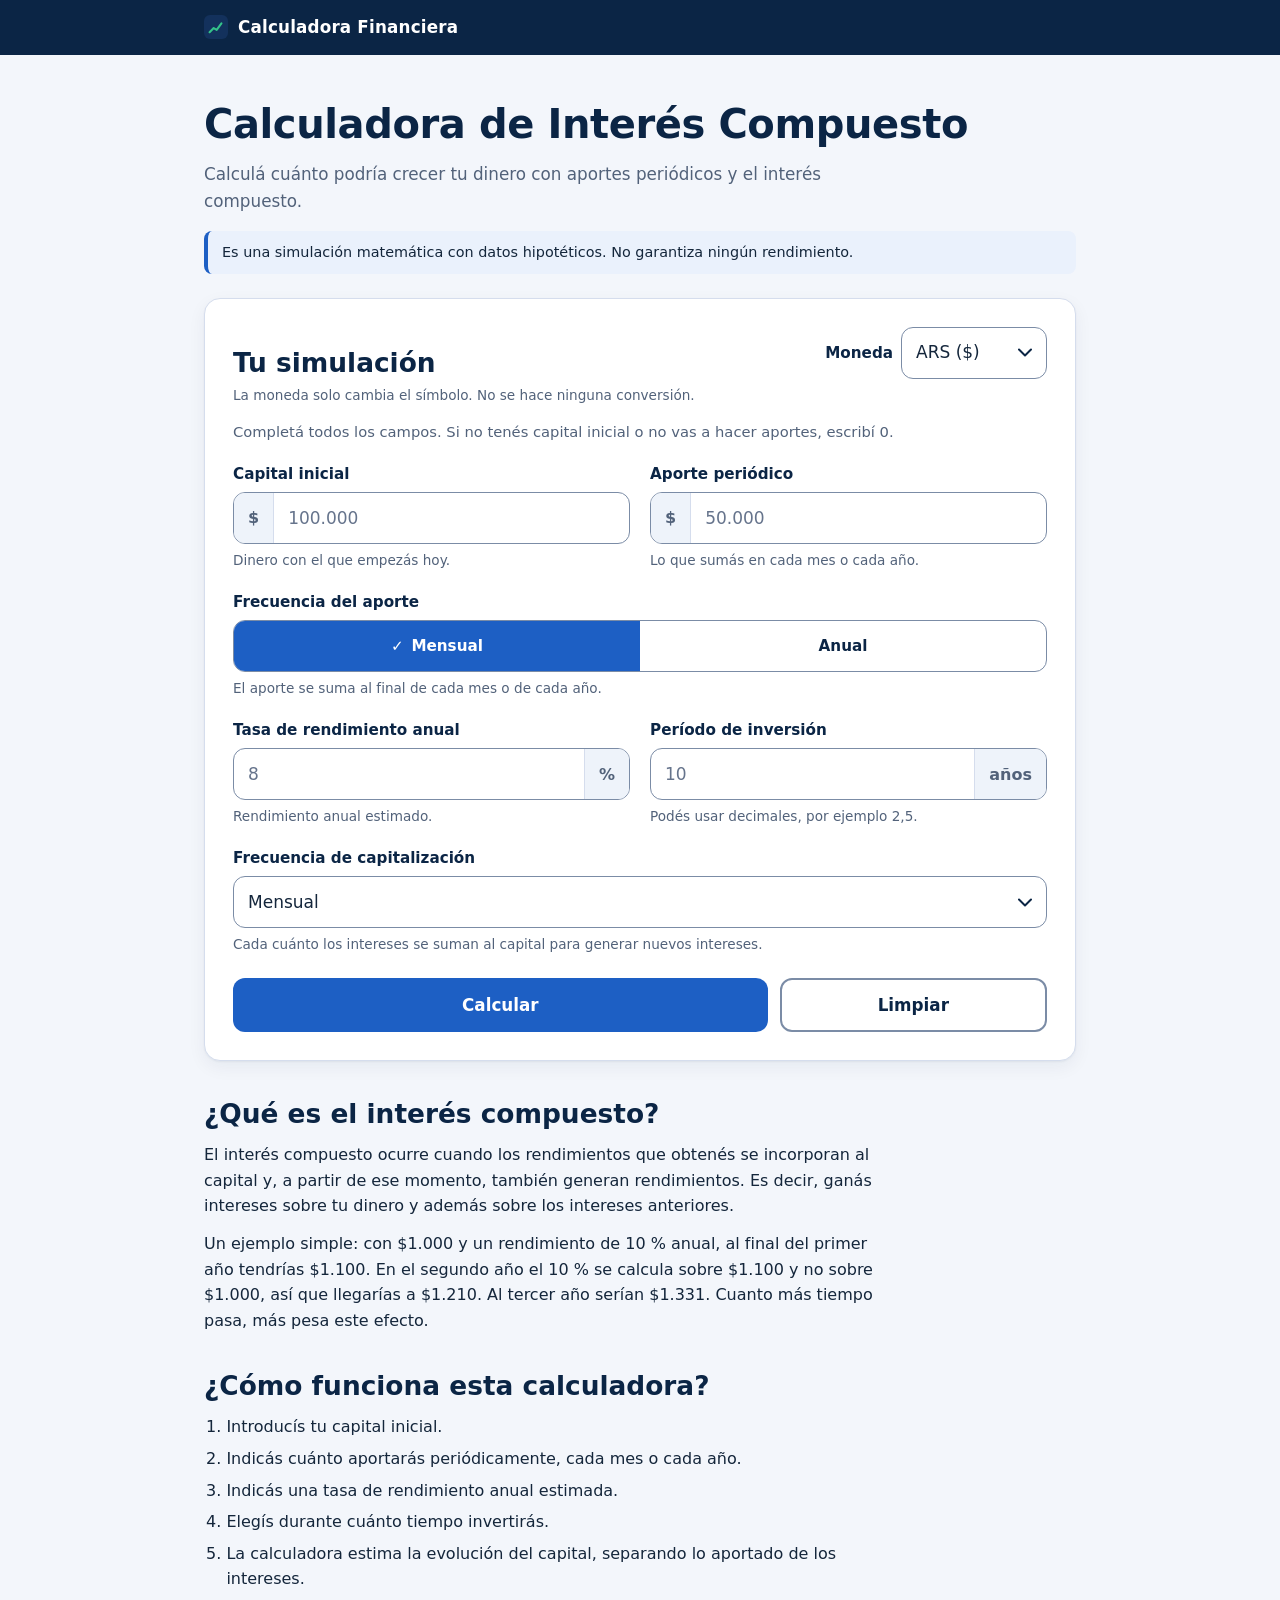
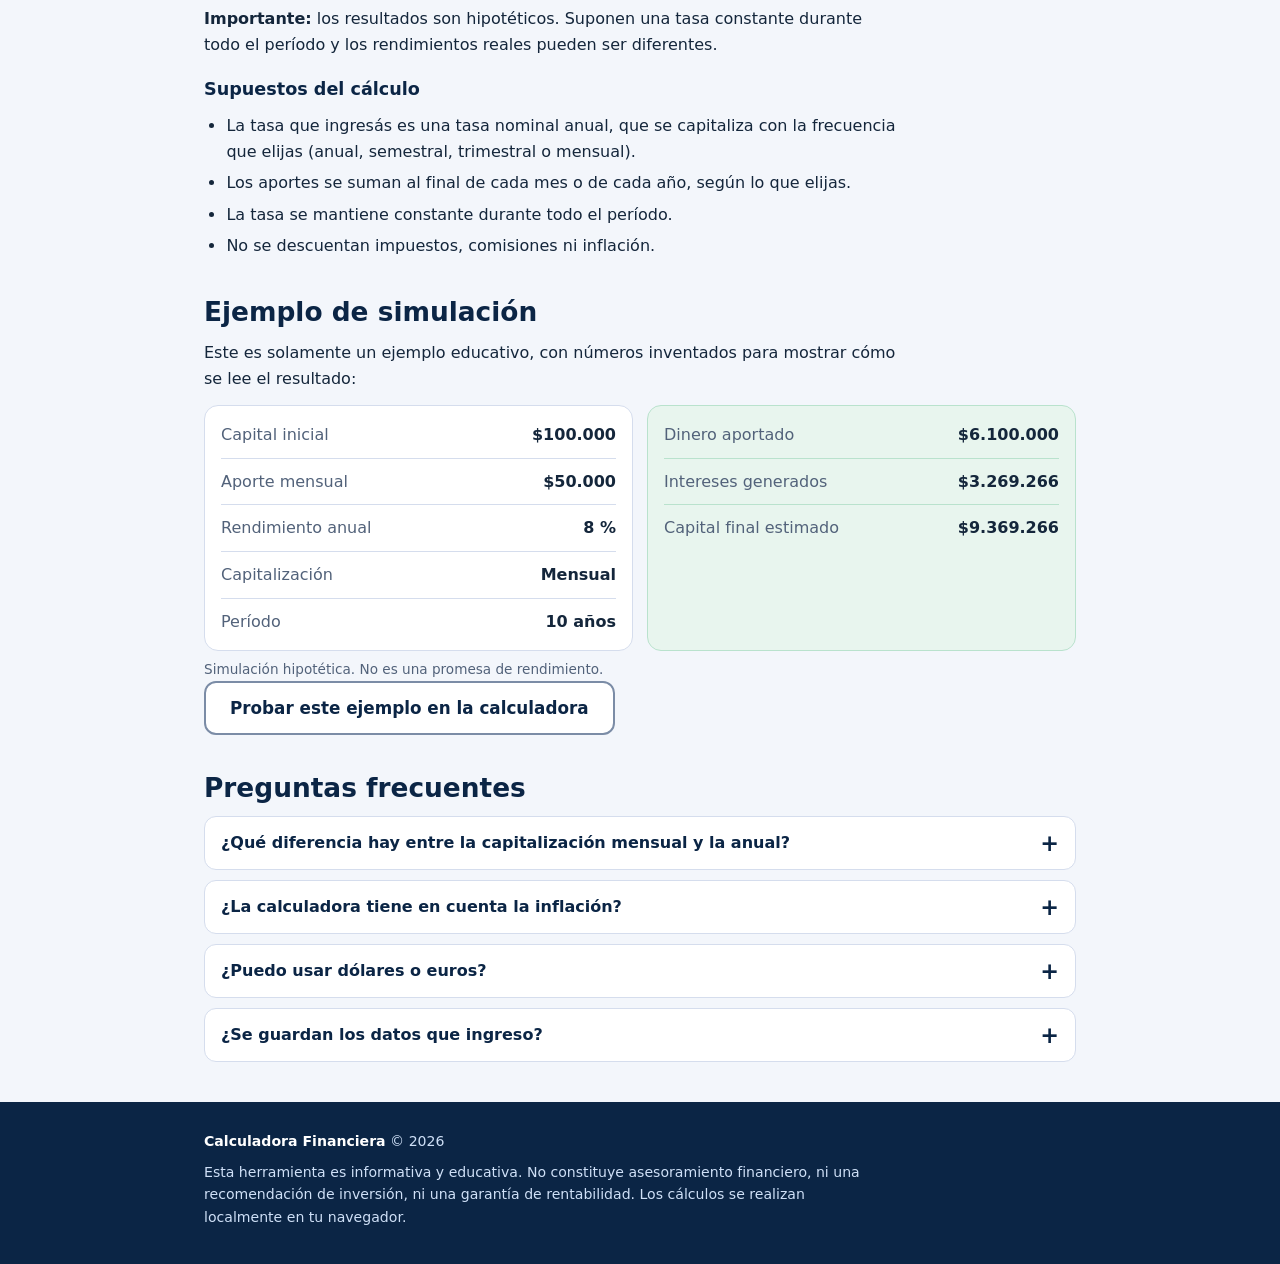
<file: index.html>
<!DOCTYPE html>
<html lang="es-AR">
<head>
  <meta charset="UTF-8">
  <!-- "viewport" hace que la página se vea bien en teléfonos -->
  <meta name="viewport" content="width=device-width, initial-scale=1">

  <!-- ========== SEO ========== -->
  <title>Calculadora de Interés Compuesto Online | Calculadora Financiera</title>
  <meta name="description" content="Calculadora de interés compuesto online y gratis. Simulá cuánto podría crecer tu dinero con aportes mensuales o anuales, en pesos, dólares o euros, con gráfico y tabla año por año.">
  <meta name="robots" content="index, follow">
  <meta name="theme-color" content="#0b2545">

  <!--
    CANONICAL: cuando tengas tu dominio, descomentá esta línea y reemplazá la URL.
    <link rel="canonical" href="https://www.tudominio.com/">
  -->

  <!-- Vista previa al compartir en redes sociales (Open Graph) -->
  <meta property="og:type" content="website">
  <meta property="og:locale" content="es_AR">
  <meta property="og:site_name" content="Calculadora Financiera">
  <meta property="og:title" content="Calculadora de Interés Compuesto Online | Calculadora Financiera">
  <meta property="og:description" content="Simulá cuánto podría crecer tu dinero con aportes periódicos y el interés compuesto. Resultado con gráfico y tabla año por año.">
  <!-- <meta property="og:url" content="https://www.tudominio.com/"> -->

  <!-- Ícono de la pestaña (SVG incluido en el mismo archivo, no hace falta ninguna imagen) -->
  <link rel="icon" href="data:image/svg+xml,%3Csvg xmlns='http://www.w3.org/2000/svg' viewBox='0 0 64 64'%3E%3Crect width='64' height='64' rx='14' fill='%230b2545'/%3E%3Cpath d='M12 48 L26 34 L36 40 L52 18' fill='none' stroke='%2334c38a' stroke-width='6' stroke-linecap='round' stroke-linejoin='round'/%3E%3C/svg%3E">

  <!-- Datos estructurados: ayudan a Google a entender qué es esta página -->
  <script type="application/ld+json">
  {
    "@context": "https://schema.org",
    "@type": "WebApplication",
    "name": "Calculadora de Interés Compuesto",
    "applicationCategory": "FinanceApplication",
    "operatingSystem": "Cualquiera (navegador web)",
    "inLanguage": "es",
    "description": "Simulador de interés compuesto con aportes periódicos, gráfico de evolución y tabla anual.",
    "offers": { "@type": "Offer", "price": "0", "priceCurrency": "USD" }
  }
  </script>

  <link rel="stylesheet" href="style.css">
</head>

<body>
  <!-- Enlace para quienes navegan con teclado: salta directo a la calculadora -->
  <a class="skip-link" href="#calculadora">Ir a la calculadora</a>

  <!-- ========== ENCABEZADO ========== -->
  <header class="site-header">
    <div class="container">
      <!-- Nombre del sitio: para cambiarlo, editá este texto (y el <title> de arriba) -->
      <p class="site-name">Calculadora Financiera</p>
    </div>
  </header>

  <main>
    <div class="container">

      <!-- Título principal (H1) -->
      <section class="hero" aria-labelledby="titulo-principal">
        <h1 id="titulo-principal">Calculadora de Interés Compuesto</h1>
        <p class="subtitle">Calculá cuánto podría crecer tu dinero con aportes periódicos y el interés compuesto.</p>
        <p class="notice">Es una simulación matemática con datos hipotéticos. No garantiza ningún rendimiento.</p>
      </section>

      <!-- ========== ESPACIO PUBLICITARIO SUPERIOR ==========
           Cuando actives AdSense, pegá el código del anuncio DENTRO de este div.
           Mientras esté vacío, no se muestra ni ocupa lugar. -->
      <div class="ad-slot" id="AD_SLOT_TOP" data-ad-position="top"></div>

      <!-- ========== CALCULADORA ========== -->
      <section id="calculadora" class="card" aria-labelledby="titulo-calculadora">
        <div class="card-head">
          <h2 id="titulo-calculadora">Tu simulación</h2>

          <!-- Selector de moneda: solo cambia el símbolo, no convierte montos -->
          <div class="currency-picker">
            <label for="currency">Moneda</label>
            <select id="currency" name="currency" aria-describedby="currency-hint">
              <option value="ARS" selected>ARS ($)</option>
              <option value="USD">USD (US$)</option>
              <option value="EUR">EUR (€)</option>
            </select>
          </div>
        </div>
        <p class="hint" id="currency-hint">La moneda solo cambia el símbolo. No se hace ninguna conversión.</p>

        <form id="calc-form" class="form" novalidate autocomplete="off">
          <p class="form-note">Completá todos los campos. Si no tenés capital inicial o no vas a hacer aportes, escribí 0.</p>

          <!-- Capital inicial -->
          <div class="field">
            <label for="initial">Capital inicial</label>
            <div class="input-group">
              <span class="affix affix--prefix" data-currency-symbol aria-hidden="true">$</span>
              <input id="initial" name="initial" type="text" inputmode="decimal"
                     placeholder="100.000" autocapitalize="off" spellcheck="false"
                     aria-describedby="initial-hint initial-error" required>
            </div>
            <p class="hint" id="initial-hint">Dinero con el que empezás hoy.</p>
            <p class="error" id="initial-error" aria-live="polite"></p>
          </div>

          <!-- Aporte periódico -->
          <div class="field">
            <label for="contribution">Aporte periódico</label>
            <div class="input-group">
              <span class="affix affix--prefix" data-currency-symbol aria-hidden="true">$</span>
              <input id="contribution" name="contribution" type="text" inputmode="decimal"
                     placeholder="50.000" autocapitalize="off" spellcheck="false"
                     aria-describedby="contribution-hint contribution-error" required>
            </div>
            <p class="hint" id="contribution-hint">Lo que sumás en cada mes o cada año.</p>
            <p class="error" id="contribution-error" aria-live="polite"></p>
          </div>

          <!-- Frecuencia del aporte (botones tipo interruptor, fáciles de tocar) -->
          <fieldset class="field field--full segmented" aria-describedby="freq-hint">
            <legend>Frecuencia del aporte</legend>
            <div class="segmented-options">
              <input type="radio" id="freq-monthly" name="contribFreq" value="12" checked>
              <label for="freq-monthly">Mensual</label>
              <input type="radio" id="freq-yearly" name="contribFreq" value="1">
              <label for="freq-yearly">Anual</label>
            </div>
            <p class="hint" id="freq-hint">El aporte se suma al final de cada mes o de cada año.</p>
          </fieldset>

          <!-- Tasa de rendimiento anual -->
          <div class="field">
            <label for="rate">Tasa de rendimiento anual</label>
            <div class="input-group">
              <input id="rate" name="rate" type="text" inputmode="decimal"
                     placeholder="8" autocapitalize="off" spellcheck="false"
                     aria-describedby="rate-hint rate-error" required>
              <span class="affix affix--suffix" aria-hidden="true">%</span>
            </div>
            <p class="hint" id="rate-hint">Rendimiento anual estimado.</p>
            <p class="error" id="rate-error" aria-live="polite"></p>
          </div>

          <!-- Período de inversión -->
          <div class="field">
            <label for="years">Período de inversión</label>
            <div class="input-group">
              <input id="years" name="years" type="text" inputmode="decimal"
                     placeholder="10" autocapitalize="off" spellcheck="false"
                     aria-describedby="years-hint years-error" required>
              <span class="affix affix--suffix" aria-hidden="true">años</span>
            </div>
            <p class="hint" id="years-hint">Podés usar decimales, por ejemplo 2,5.</p>
            <p class="error" id="years-error" aria-live="polite"></p>
          </div>

          <!-- Frecuencia de capitalización -->
          <div class="field field--full">
            <label for="compounding">Frecuencia de capitalización</label>
            <select id="compounding" name="compounding" aria-describedby="compounding-hint">
              <option value="1">Anual</option>
              <option value="2">Semestral</option>
              <option value="4">Trimestral</option>
              <option value="12" selected>Mensual</option>
            </select>
            <p class="hint" id="compounding-hint">Cada cuánto los intereses se suman al capital para generar nuevos intereses.</p>
          </div>

          <!-- Error general (por ejemplo, si el resultado es demasiado grande) -->
          <p class="error error--form" id="form-error" aria-live="polite"></p>

          <div class="actions">
            <button type="submit" class="btn btn--primary" id="btn-calculate">Calcular</button>
            <button type="button" class="btn btn--secondary" id="btn-clear">Limpiar</button>
          </div>
        </form>
      </section>

      <!-- ========== RESULTADOS (se muestran al presionar "Calcular") ========== -->
      <section id="results" class="results" aria-labelledby="results-title" hidden>

        <div class="card">
          <h2 id="results-title" tabindex="-1">Resultado estimado</h2>
          <p class="results-summary" id="results-summary"></p>

          <!-- Número principal -->
          <div class="result-hero">
            <p class="result-label">Capital final estimado</p>
            <p class="result-value" id="res-final">—</p>
          </div>

          <!-- Tarjetas separadas -->
          <div class="result-grid">
            <div class="stat">
              <p class="stat-label">Dinero aportado</p>
              <p class="stat-value" id="res-contributed">—</p>
              <p class="stat-note">Incluye el capital inicial.</p>
            </div>
            <div class="stat stat--positive">
              <p class="stat-label">Intereses generados</p>
              <p class="stat-value" id="res-interest">—</p>
              <p class="stat-note">Ganancia hipotética.</p>
            </div>
            <div class="stat">
              <p class="stat-label">Rendimiento sobre el capital aportado</p>
              <p class="stat-value" id="res-return">—</p>
              <p class="stat-note">Intereses ÷ dinero aportado.</p>
            </div>
          </div>

          <p class="disclaimer">Resultado hipotético. Los rendimientos reales pueden ser distintos, incluso negativos, y no incluyen impuestos, comisiones ni inflación.</p>
        </div>

        <!-- Gráfico -->
        <div class="card">
          <h3>Evolución del capital</h3>
          <ul class="legend" aria-label="Referencias del gráfico">
            <li><span class="swatch swatch--contrib" aria-hidden="true"></span>Dinero aportado</li>
            <li><span class="swatch swatch--interest" aria-hidden="true"></span>Intereses generados</li>
          </ul>
          <!-- El gráfico SVG se dibuja acá desde script.js -->
          <div class="chart-wrap" id="chart-wrap">
            <div id="chart"></div>
            <div class="chart-tooltip" id="chart-tooltip" hidden></div>
          </div>
          <p class="hint">Tocá o pasá el cursor sobre el gráfico para ver los valores de cada momento.</p>
        </div>

        <!-- Tabla anual -->
        <div class="card">
          <h3>Detalle año por año</h3>
          <div class="table-wrap" tabindex="0" role="region" aria-label="Tabla de evolución anual (desplazable)">
            <table class="year-table">
              <caption class="sr-only">Aportes acumulados, intereses acumulados y capital total al final de cada año</caption>
              <thead>
                <tr>
                  <th scope="col">Año</th>
                  <th scope="col">Aportes acumulados</th>
                  <th scope="col">Intereses acumulados</th>
                  <th scope="col">Capital total</th>
                </tr>
              </thead>
              <tbody id="table-body"></tbody>
            </table>
          </div>
        </div>
      </section>

      <!-- ========== ESPACIO PUBLICITARIO INTERMEDIO ==========
           Está debajo de la calculadora y los resultados, así no interfiere con el uso. -->
      <div class="ad-slot" id="AD_SLOT_MIDDLE" data-ad-position="middle"></div>

      <!-- ========== CONTENIDO EDUCATIVO ========== -->
      <section class="content" aria-labelledby="que-es">
        <h2 id="que-es">¿Qué es el interés compuesto?</h2>
        <p>El interés compuesto ocurre cuando los rendimientos que obtenés se incorporan al capital y, a partir de ese momento, también generan rendimientos. Es decir, ganás intereses sobre tu dinero y además sobre los intereses anteriores.</p>
        <p>Un ejemplo simple: con $1.000 y un rendimiento de 10 % anual, al final del primer año tendrías $1.100. En el segundo año el 10 % se calcula sobre $1.100 y no sobre $1.000, así que llegarías a $1.210. Al tercer año serían $1.331. Cuanto más tiempo pasa, más pesa este efecto.</p>
      </section>

      <section class="content" aria-labelledby="como-funciona">
        <h2 id="como-funciona">¿Cómo funciona esta calculadora?</h2>
        <ol class="steps">
          <li>Introducís tu capital inicial.</li>
          <li>Indicás cuánto aportarás periódicamente, cada mes o cada año.</li>
          <li>Indicás una tasa de rendimiento anual estimada.</li>
          <li>Elegís durante cuánto tiempo invertirás.</li>
          <li>La calculadora estima la evolución del capital, separando lo aportado de los intereses.</li>
        </ol>
        <p><strong>Importante:</strong> los resultados son hipotéticos. Suponen una tasa constante durante todo el período y los rendimientos reales pueden ser diferentes.</p>

        <h3>Supuestos del cálculo</h3>
        <ul class="bullets">
          <li>La tasa que ingresás es una tasa nominal anual, que se capitaliza con la frecuencia que elijas (anual, semestral, trimestral o mensual).</li>
          <li>Los aportes se suman al final de cada mes o de cada año, según lo que elijas.</li>
          <li>La tasa se mantiene constante durante todo el período.</li>
          <li>No se descuentan impuestos, comisiones ni inflación.</li>
        </ul>
      </section>

      <section class="content" aria-labelledby="ejemplo">
        <h2 id="ejemplo">Ejemplo de simulación</h2>
        <p>Este es solamente un ejemplo educativo, con números inventados para mostrar cómo se lee el resultado:</p>
        <div class="example">
          <dl class="example-list">
            <div><dt>Capital inicial</dt><dd>$100.000</dd></div>
            <div><dt>Aporte mensual</dt><dd>$50.000</dd></div>
            <div><dt>Rendimiento anual</dt><dd>8 %</dd></div>
            <div><dt>Capitalización</dt><dd>Mensual</dd></div>
            <div><dt>Período</dt><dd>10 años</dd></div>
          </dl>
          <dl class="example-list example-list--result">
            <div><dt>Dinero aportado</dt><dd>$6.100.000</dd></div>
            <div><dt>Intereses generados</dt><dd>$3.269.266</dd></div>
            <div><dt>Capital final estimado</dt><dd>$9.369.266</dd></div>
          </dl>
        </div>
        <p class="hint">Simulación hipotética. No es una promesa de rendimiento.</p>
        <button type="button" class="btn btn--secondary btn--inline" id="btn-example">Probar este ejemplo en la calculadora</button>
      </section>

      <section class="content" aria-labelledby="faq">
        <h2 id="faq">Preguntas frecuentes</h2>

        <details>
          <summary>¿Qué diferencia hay entre la capitalización mensual y la anual?</summary>
          <p>Con capitalización mensual, los intereses se suman al capital doce veces por año, y por eso empiezan a generar nuevos intereses antes. Con la misma tasa nominal, capitalizar más seguido da un resultado final algo mayor.</p>
        </details>

        <details>
          <summary>¿La calculadora tiene en cuenta la inflación?</summary>
          <p>No. Los montos son nominales. Si querés tener una idea del poder de compra futuro, una aproximación es usar como tasa la diferencia entre el rendimiento anual estimado y la inflación anual esperada.</p>
        </details>

        <details>
          <summary>¿Puedo usar dólares o euros?</summary>
          <p>Sí. Elegí la moneda en el selector de la calculadora. Solo cambia el símbolo que se muestra: los números no se convierten entre monedas.</p>
        </details>

        <details>
          <summary>¿Se guardan los datos que ingreso?</summary>
          <p>No. Todo el cálculo se hace en tu navegador. Los datos no se envían a ningún servidor ni se te pide información personal.</p>
        </details>
      </section>

      <!-- ========== ESPACIO PUBLICITARIO INFERIOR ========== -->
      <div class="ad-slot" id="AD_SLOT_BOTTOM" data-ad-position="bottom"></div>

    </div>
  </main>

  <!-- ========== PIE DE PÁGINA ========== -->
  <footer class="site-footer">
    <div class="container">
      <p><strong>Calculadora Financiera</strong> &copy; <span id="year">2026</span></p>
      <p>Esta herramienta es informativa y educativa. No constituye asesoramiento financiero, ni una recomendación de inversión, ni una garantía de rentabilidad. Los cálculos se realizan localmente en tu navegador.</p>
    </div>
  </footer>

  <script src="script.js"></script>
</body>
</html>
</file>
<file: style.css>
/* ==========================================================================
   CALCULADORA DE INTERÉS COMPUESTO - Estilos
   --------------------------------------------------------------------------
   Cómo está organizado este archivo:
     1. Colores y variables (para cambiar la paleta, editá solo la sección 1)
     2. Base (reset, tipografía)
     3. Estructura general (encabezado, contenedor, tarjetas)
     4. Formulario
     5. Resultados, gráfico y tabla
     6. Contenido educativo y preguntas frecuentes
     7. Espacios publicitarios y pie de página
     8. Pantallas grandes (tablet / computadora)
   El diseño se escribe primero para teléfonos ("mobile first") y luego se
   amplía para pantallas más grandes en la sección 8.
   ========================================================================== */


/* ==========================================================================
   1. COLORES Y VARIABLES
   Para cambiar los colores del sitio, modificá estos valores.
   ========================================================================== */
:root {
  --bg: #f3f6fb;            /* fondo de la página */
  --surface: #ffffff;       /* fondo de las tarjetas */
  --navy: #0b2545;          /* azul oscuro: títulos, encabezado, resultado principal */
  --blue: #1d5fc4;          /* azul: botones, foco, aportes */
  --blue-dark: #164a99;     /* azul al pasar el mouse */
  --blue-soft: #eaf1fc;     /* azul muy claro para avisos */
  --green: #0b7a4b;         /* verde: intereses / resultados positivos */
  --green-soft: #e8f5ee;    /* verde muy claro */
  --text: #14263b;          /* texto principal */
  --muted: #52627a;         /* texto secundario */
  --border: #d5dded;        /* bordes suaves */
  --control-border: #7b8ca6;/* borde de campos (contraste suficiente) */
  --error: #b42318;         /* rojo de errores */

  --radius: 16px;           /* redondeo de tarjetas */
  --radius-sm: 12px;        /* redondeo de campos y botones */
  --shadow: 0 1px 2px rgba(11, 37, 69, 0.05), 0 6px 18px rgba(11, 37, 69, 0.06);

  --font: system-ui, -apple-system, "Segoe UI", Roboto, "Helvetica Neue", Arial, sans-serif;
}


/* ==========================================================================
   2. BASE
   ========================================================================== */
*,
*::before,
*::after {
  box-sizing: border-box;
}

html {
  -webkit-text-size-adjust: 100%;
  scroll-behavior: smooth;
}

body {
  margin: 0;
  font-family: var(--font);
  font-size: 1rem;
  line-height: 1.6;
  color: var(--text);
  background: var(--bg);
}

/* El atributo "hidden" siempre debe ocultar el elemento */
[hidden] {
  display: none !important;
}

h1, h2, h3 {
  color: var(--navy);
  line-height: 1.25;
  margin: 0 0 12px;
}

h1 { font-size: clamp(1.65rem, 6.2vw, 2.5rem); letter-spacing: -0.01em; }
h2 { font-size: clamp(1.3rem, 4.8vw, 1.65rem); }
h3 { font-size: 1.1rem; }

p { margin: 0 0 12px; }

/* Anillo de foco visible para quienes navegan con teclado */
:focus-visible {
  outline: 3px solid var(--blue);
  outline-offset: 2px;
}

/* Texto solo para lectores de pantalla */
.sr-only {
  position: absolute;
  width: 1px;
  height: 1px;
  margin: -1px;
  padding: 0;
  overflow: hidden;
  clip: rect(0, 0, 0, 0);
  white-space: nowrap;
  border: 0;
}

/* Enlace "Ir a la calculadora" (aparece solo al navegar con teclado) */
.skip-link {
  position: absolute;
  left: 8px;
  top: -64px;
  z-index: 100;
  padding: 10px 14px;
  background: #fff;
  color: var(--navy);
  font-weight: 700;
  border-radius: 8px;
  text-decoration: none;
}
.skip-link:focus {
  top: 8px;
}


/* ==========================================================================
   3. ESTRUCTURA GENERAL
   ========================================================================== */
.container {
  width: 100%;
  max-width: 920px;
  margin: 0 auto;
  padding: 0 16px;
}

/* Encabezado con el nombre del sitio */
.site-header {
  background: var(--navy);
  color: #fff;
  padding: 14px 0;
}

.site-name {
  margin: 0;
  display: flex;
  align-items: center;
  gap: 10px;
  font-size: 1.05rem;
  font-weight: 700;
  letter-spacing: 0.01em;
}

/* Pequeño ícono decorativo antes del nombre */
.site-name::before {
  content: "";
  width: 24px;
  height: 24px;
  flex: none;
  border-radius: 6px;
  background: #13315c url("data:image/svg+xml,%3Csvg xmlns='http://www.w3.org/2000/svg' viewBox='0 0 64 64'%3E%3Cpath d='M12 48 L26 34 L36 40 L52 18' fill='none' stroke='%2334c38a' stroke-width='7' stroke-linecap='round' stroke-linejoin='round'/%3E%3C/svg%3E") center / 80% no-repeat;
}

/* Título principal */
.hero {
  padding: 28px 0 18px;
}

.subtitle {
  margin: 0 0 16px;
  font-size: 1.05rem;
  color: var(--muted);
  max-width: 60ch;
}

.notice {
  margin: 0;
  padding: 10px 14px;
  font-size: 0.9rem;
  background: var(--blue-soft);
  border-left: 4px solid var(--blue);
  border-radius: 8px;
}

/* Tarjetas blancas con borde redondeado y sombra suave */
.card {
  background: var(--surface);
  border: 1px solid var(--border);
  border-radius: var(--radius);
  box-shadow: var(--shadow);
  padding: 20px;
  margin: 0 0 20px;
}

.card-head {
  display: flex;
  flex-wrap: wrap;
  align-items: flex-end;
  justify-content: space-between;
  gap: 10px 16px;
  margin-bottom: 6px;
}
.card-head h2 {
  margin: 0;
}


/* ==========================================================================
   4. FORMULARIO
   ========================================================================== */
.currency-picker {
  display: flex;
  align-items: center;
  gap: 8px;
}
.currency-picker label {
  margin: 0;
}

.form {
  display: grid;
  grid-template-columns: minmax(0, 1fr);   /* una columna en el teléfono */
  gap: 18px 20px;
  margin-top: 14px;
}

.field {
  min-width: 0;   /* evita que un campo se salga de la pantalla */
}

.form-note {
  margin: 0;
  color: var(--muted);
  font-size: 0.92rem;
}

label,
legend {
  display: block;
  margin: 0 0 6px;
  padding: 0;
  font-size: 0.95rem;
  font-weight: 600;
  color: var(--navy);
}

fieldset {
  border: 0;
  margin: 0;
  padding: 0;
  min-width: 0;
}

/* Campo con símbolo a un costado ($, %, años) */
.input-group {
  display: flex;
  align-items: stretch;
  min-height: 52px;
  background: #fff;
  border: 1.5px solid var(--control-border);
  border-radius: var(--radius-sm);
  overflow: hidden;
}
.input-group:hover {
  border-color: var(--blue);
}
.input-group:focus-within {
  border-color: var(--blue);
  outline: 3px solid var(--blue);
  outline-offset: 2px;
}
.input-group.is-invalid {
  border-color: var(--error);
  border-width: 2px;
}

.affix {
  display: flex;
  align-items: center;
  padding: 0 14px;
  background: #eef3fa;
  color: var(--muted);
  font-weight: 700;
  white-space: nowrap;
}
.affix--prefix { border-right: 1px solid var(--border); }
.affix--suffix { border-left: 1px solid var(--border); }

.input-group input {
  flex: 1;
  min-width: 0;
  padding: 0 14px;
  border: 0;
  background: transparent;
  color: var(--text);
  font: inherit;
  font-size: 1.0625rem;   /* 17px: evita el zoom automático en iPhone */
  outline: none;          /* el foco se muestra en el contenedor (.input-group) */
}
.input-group input::placeholder {
  color: #66748c;
}

/* Listas desplegables */
select {
  width: 100%;
  min-height: 52px;
  padding: 0 40px 0 14px;
  font: inherit;
  font-size: 1.0625rem;
  color: var(--text);
  background: #fff url("data:image/svg+xml,%3Csvg xmlns='http://www.w3.org/2000/svg' width='14' height='9' viewBox='0 0 14 9'%3E%3Cpath d='M1 1.5l6 6 6-6' fill='none' stroke='%230b2545' stroke-width='2' stroke-linecap='round' stroke-linejoin='round'/%3E%3C/svg%3E") no-repeat right 14px center;
  border: 1.5px solid var(--control-border);
  border-radius: var(--radius-sm);
  -webkit-appearance: none;
  appearance: none;
  cursor: pointer;
}
select:hover {
  border-color: var(--blue);
}
.currency-picker select {
  width: auto;
  min-width: 120px;
}

/* Textos de ayuda y de error */
.hint {
  margin: 6px 0 0;
  font-size: 0.85rem;
  color: var(--muted);
}

.error {
  margin: 6px 0 0;
  font-size: 0.9rem;
  font-weight: 600;
  color: var(--error);
}
.error:empty {
  display: none;
}
/* El signo "!" evita depender solo del color rojo para comunicar el error */
.error:not(:empty)::before {
  content: "!";
  display: inline-flex;
  align-items: center;
  justify-content: center;
  width: 1.25em;
  height: 1.25em;
  margin-right: 0.5em;
  border-radius: 50%;
  background: var(--error);
  color: #fff;
  font-size: 0.8em;
  font-weight: 800;
}

/* Botones tipo interruptor (Mensual / Anual) */
.segmented-options {
  position: relative;
  display: grid;
  grid-template-columns: 1fr 1fr;
  background: #fff;
  border: 1.5px solid var(--control-border);
  border-radius: var(--radius-sm);
  overflow: hidden;
}
.segmented-options input {
  position: absolute;
  opacity: 0;
  pointer-events: none;
}
.segmented-options label {
  display: flex;
  align-items: center;
  justify-content: center;
  min-height: 50px;
  margin: 0;
  cursor: pointer;
  font-weight: 600;
  color: var(--navy);
  text-align: center;
}
.segmented-options label:hover {
  background: #eef3fa;
}
.segmented-options input:checked + label {
  background: var(--blue);
  color: #fff;
}
/* Marca "✓" en la opción elegida (no depende solo del color) */
.segmented-options input:checked + label::before {
  content: "\2713";
  margin-right: 0.5em;
  font-weight: 800;
}
.segmented-options input:focus-visible + label {
  box-shadow: inset 0 0 0 3px #fff, inset 0 0 0 5px var(--navy);
}

/* Botones */
.actions {
  display: grid;
  grid-template-columns: minmax(0, 1fr);
  gap: 12px;
  margin-top: 4px;
}

.btn {
  min-height: 54px;
  padding: 0 24px;
  font: inherit;
  font-size: 1.05rem;
  font-weight: 700;
  border: 2px solid transparent;
  border-radius: var(--radius-sm);
  cursor: pointer;
  transition: background-color 0.15s ease, border-color 0.15s ease;
}
.btn:focus-visible {
  outline: 3px solid var(--navy);
  outline-offset: 3px;
}
.btn--primary {
  background: var(--blue);
  color: #fff;
}
.btn--primary:hover {
  background: var(--blue-dark);
}
.btn--secondary {
  background: #fff;
  color: var(--navy);
  border-color: var(--control-border);
}
.btn--secondary:hover {
  background: #eef3fa;
  border-color: var(--navy);
}
.btn--inline {
  width: 100%;
}

/* Campos que ocupan todo el ancho */
.field--full,
.form-note,
.error--form,
.actions {
  grid-column: 1 / -1;
}


/* ==========================================================================
   5. RESULTADOS, GRÁFICO Y TABLA
   ========================================================================== */
.results {
  scroll-margin-top: 12px;
}
.results h2:focus {
  outline: none;   /* el título recibe foco solo para anunciar el resultado */
}

.results-summary {
  color: var(--muted);
  font-size: 0.95rem;
}

/* Capital final: el número más destacado */
.result-hero {
  margin: 16px 0;
  padding: 22px 20px;
  background: var(--navy);
  color: #fff;
  border-radius: 14px;
}
.result-label {
  margin: 0;
  font-size: 0.95rem;
  font-weight: 600;
  color: #cfe0f7;
}
.result-value {
  margin: 4px 0 0;
  font-size: clamp(1.9rem, 8.5vw, 3rem);
  font-weight: 800;
  line-height: 1.15;
  font-variant-numeric: tabular-nums;
  overflow-wrap: anywhere;
}

/* Tarjetas de resultados secundarios */
.result-grid {
  display: grid;
  grid-template-columns: minmax(0, 1fr);
  gap: 12px;
}
.stat {
  min-width: 0;
  padding: 16px;
  background: #f6f9fd;
  border: 1px solid var(--border);
  border-radius: 14px;
}
.stat-label {
  margin: 0 0 4px;
  font-size: 0.9rem;
  font-weight: 600;
  color: var(--muted);
}
.stat-value {
  margin: 0;
  font-size: clamp(1.35rem, 5.6vw, 1.65rem);
  font-weight: 800;
  color: var(--navy);
  font-variant-numeric: tabular-nums;
  overflow-wrap: anywhere;
}
.stat-note {
  margin: 4px 0 0;
  font-size: 0.8rem;
  color: var(--muted);
}
.stat--positive {
  background: var(--green-soft);
  border-color: #b9e2cd;
}
.stat--positive .stat-value {
  color: var(--green);
}

.disclaimer {
  margin: 16px 0 0;
  font-size: 0.85rem;
  color: var(--muted);
}

/* Leyenda del gráfico */
.legend {
  display: flex;
  flex-wrap: wrap;
  gap: 8px 20px;
  margin: 0 0 12px;
  padding: 0;
  list-style: none;
  font-size: 0.9rem;
}
.legend li {
  display: flex;
  align-items: center;
  gap: 8px;
}
.swatch {
  width: 18px;
  height: 18px;
  border-radius: 4px;
}
.swatch--contrib {
  background: #b9d1f3;
  border: 2px solid var(--blue);
}
/* Las franjas diagonales diferencian los intereses sin depender solo del color */
.swatch--interest {
  background: repeating-linear-gradient(45deg, var(--green) 0 2px, #cdeedd 2px 6px);
  border: 2px solid var(--green);
}

/* Gráfico (SVG dibujado por script.js) */
.chart-wrap {
  position: relative;
  width: 100%;
}
.chart-wrap svg {
  display: block;
  max-width: 100%;
  height: auto;
  touch-action: pan-y;   /* permite seguir desplazando la página con el dedo */
}
.grid-line   { stroke: #e1e8f2; stroke-width: 1; }
.axis-line   { stroke: var(--control-border); stroke-width: 1; }
.axis-text   { fill: var(--muted); font-size: 11px; font-family: var(--font); }
.area-contrib   { fill: #b9d1f3; }
.line-contrib   { fill: none; stroke: var(--blue); stroke-width: 2; }
.line-total     { fill: none; stroke: var(--green); stroke-width: 2.5; stroke-linejoin: round; }
.hover-line     { stroke: var(--navy); stroke-width: 1; stroke-dasharray: 4 3; }
.hover-dot      { fill: #fff; stroke: var(--navy); stroke-width: 2; }

.chart-tooltip {
  position: absolute;
  top: 6px;
  z-index: 2;
  min-width: 170px;
  padding: 10px 12px;
  background: var(--navy);
  color: #fff;
  border-radius: 10px;
  font-size: 0.82rem;
  line-height: 1.45;
  box-shadow: 0 6px 18px rgba(11, 37, 69, 0.25);
  pointer-events: none;
}
.chart-tooltip strong {
  display: block;
  margin-bottom: 2px;
}
.chart-tooltip .row {
  display: flex;
  justify-content: space-between;
  gap: 14px;
}

/* Tabla anual: se desplaza horizontalmente si no entra en pantalla */
.table-wrap {
  overflow-x: auto;
  border: 1px solid var(--border);
  border-radius: var(--radius-sm);
  -webkit-overflow-scrolling: touch;
}
.year-table {
  width: 100%;
  min-width: 520px;
  border-collapse: collapse;
  font-variant-numeric: tabular-nums;
}
.year-table th,
.year-table td {
  padding: 12px 14px;
  text-align: right;
  white-space: nowrap;
}
.year-table th:first-child,
.year-table td:first-child {
  text-align: left;
}
.year-table thead th {
  background: #eef3fa;
  color: var(--navy);
  font-size: 0.9rem;
}
.year-table tbody tr:nth-child(even) {
  background: #f8fafd;
}
.year-table tbody th,
.year-table tbody td {
  border-top: 1px solid var(--border);
}
.year-table tbody th {
  font-weight: 600;
  color: var(--navy);
}
.year-table td:nth-child(3) {
  color: var(--green);
}
.year-table td:last-child {
  font-weight: 700;
  color: var(--navy);
}


/* ==========================================================================
   6. CONTENIDO EDUCATIVO Y PREGUNTAS FRECUENTES
   ========================================================================== */
.content {
  margin: 36px 0;
}
.content > p,
.content > ol,
.content > ul {
  max-width: 68ch;
}
.content h3 {
  margin-top: 22px;
}

.steps,
.bullets {
  margin: 0 0 14px;
  padding-left: 1.4em;
}
.steps li,
.bullets li {
  margin-bottom: 6px;
}

/* Ejemplo de simulación */
.example {
  display: grid;
  grid-template-columns: minmax(0, 1fr);
  gap: 14px;
  margin: 14px 0 8px;
}
.example-list {
  margin: 0;
  padding: 6px 16px;
  background: var(--surface);
  border: 1px solid var(--border);
  border-radius: 14px;
}
.example-list div {
  display: flex;
  justify-content: space-between;
  gap: 12px;
  padding: 10px 0;
  border-bottom: 1px solid var(--border);
}
.example-list div:last-child {
  border-bottom: 0;
}
.example-list dt {
  color: var(--muted);
}
.example-list dd {
  margin: 0;
  font-weight: 700;
  text-align: right;
  font-variant-numeric: tabular-nums;
}
.example-list--result {
  background: var(--green-soft);
  border-color: #b9e2cd;
}
.example-list--result div {
  border-color: #b9e2cd;
}

/* Preguntas frecuentes (desplegables nativos, accesibles con teclado) */
details {
  margin: 0 0 10px;
  background: var(--surface);
  border: 1px solid var(--border);
  border-radius: var(--radius-sm);
}
summary {
  display: flex;
  align-items: center;
  justify-content: space-between;
  gap: 12px;
  min-height: 52px;
  padding: 10px 16px;
  font-weight: 600;
  color: var(--navy);
  cursor: pointer;
  list-style: none;
}
summary::-webkit-details-marker {
  display: none;
}
summary::after {
  content: "+";
  flex: none;
  font-size: 1.4rem;
  font-weight: 700;
  line-height: 1;
}
details[open] summary::after {
  content: "\2013";
}
details p {
  margin: 0;
  padding: 0 16px 14px;
  color: var(--text);
}


/* ==========================================================================
   7. ESPACIOS PUBLICITARIOS Y PIE DE PÁGINA
   ========================================================================== */
/* Mientras el espacio está vacío no se ve ni ocupa lugar */
.ad-slot {
  margin: 24px auto;
  max-width: 100%;
  overflow: hidden;
  text-align: center;
}
.ad-slot:empty {
  display: none;
}
/* Cuando haya un anuncio, se muestra una pequeña etiqueta "Publicidad" */
.ad-slot:not(:empty)::before {
  content: "Publicidad";
  display: block;
  margin-bottom: 4px;
  font-size: 0.72rem;
  color: var(--muted);
}

.site-footer {
  margin-top: 40px;
  padding: 28px 0;
  background: var(--navy);
  color: #cfe0f7;
  font-size: 0.88rem;
}
.site-footer p {
  margin: 0 0 8px;
  max-width: 75ch;
}
.site-footer strong {
  color: #fff;
}


/* ==========================================================================
   8. PANTALLAS GRANDES
   ========================================================================== */
@media (min-width: 640px) {
  .container {
    padding: 0 24px;
  }
  .card {
    padding: 28px;
  }
  .form {
    grid-template-columns: repeat(2, minmax(0, 1fr));   /* dos columnas */
  }
  .actions {
    grid-template-columns: 2fr 1fr;
  }
  .result-grid {
    grid-template-columns: repeat(3, minmax(0, 1fr));
  }
  .example {
    grid-template-columns: repeat(2, minmax(0, 1fr));
  }
  .btn--inline {
    width: auto;
  }
  .result-hero {
    padding: 26px 28px;
  }
}

@media (min-width: 1024px) {
  .hero {
    padding: 44px 0 24px;
  }
}

/* Si la persona prefiere menos movimiento, se desactivan animaciones */
@media (prefers-reduced-motion: reduce) {
  html {
    scroll-behavior: auto;
  }
  * {
    transition: none !important;
  }
}
</file>
